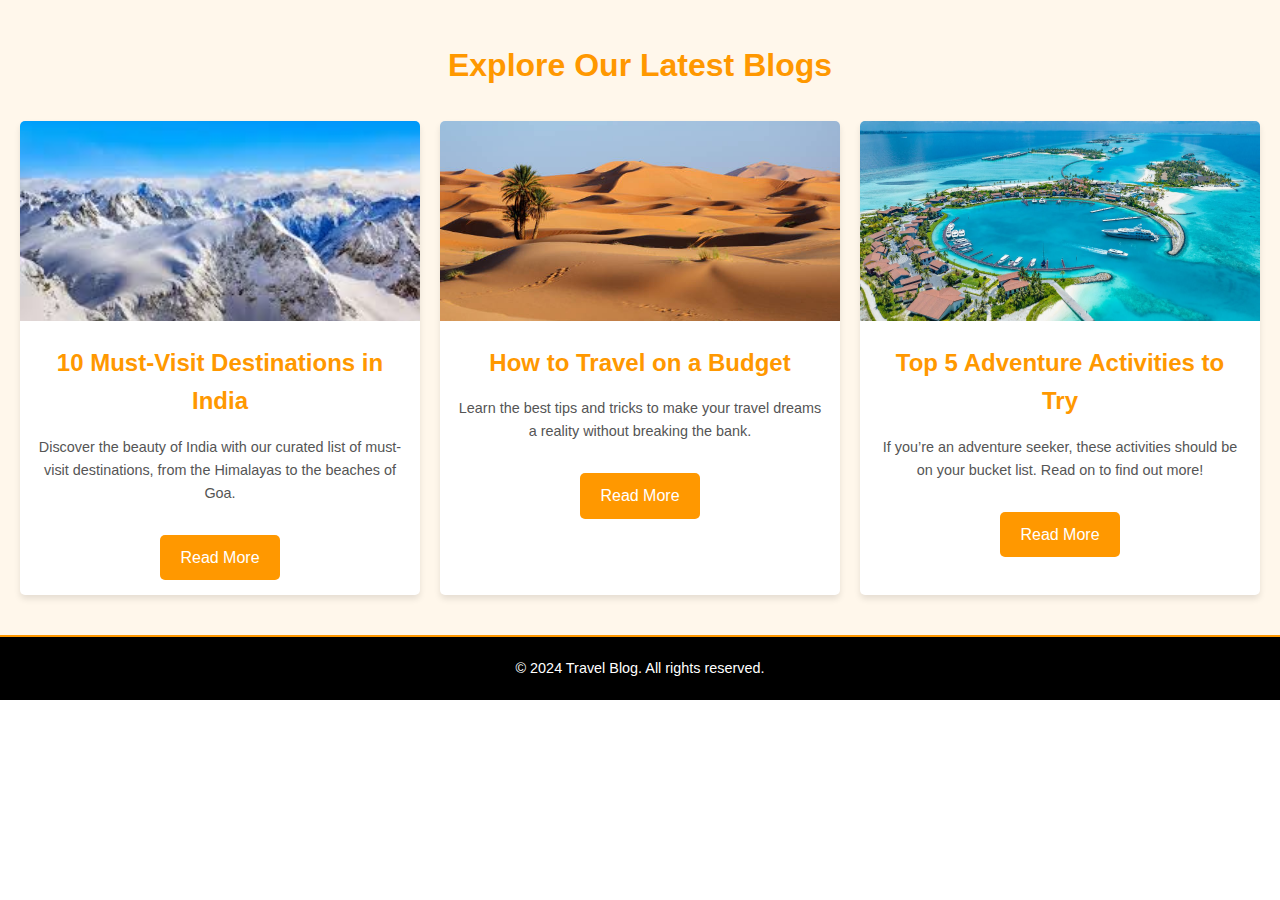
<file: blog.html>
<!DOCTYPE html>
<html lang="en">
<head>
    <meta charset="UTF-8">
    <meta name="viewport" content="width=device-width, initial-scale=1.0">
    <title>Travel Blog</title>
    <link rel="stylesheet" href="blog.css">
</head>
<body>
   

    <!-- Blog Section -->
    <section class="blogs">
        <h2>Explore Our Latest Blogs</h2>
        <div class="blog-cards">
            <article class="blog-card">
                <img src="assets/alps.jpg" alt="Blog 1">
                <h3>10 Must-Visit Destinations in India</h3>
                <p>Discover the beauty of India with our curated list of must-visit destinations, from the Himalayas to the beaches of Goa.</p>
                <a href="#" class="btn">Read More</a>
            </article>
            <article class="blog-card">
                <img src="assets/sahara.jpg" alt="Blog 2">
                <h3>How to Travel on a Budget</h3>
                <p>Learn the best tips and tricks to make your travel dreams a reality without breaking the bank.</p>
                <a href="#" class="btn">Read More</a>
            </article>
            <article class="blog-card">
                <img src="assets/maldives.jpg" alt="Blog 3">
                <h3>Top 5 Adventure Activities to Try</h3>
                <p>If you’re an adventure seeker, these activities should be on your bucket list. Read on to find out more!</p>
                <a href="#" class="btn">Read More</a>
            </article>
        </div>
    </section>

    <!-- Footer -->
    <footer class="footer">
        <p>&copy; 2024 Travel Blog. All rights reserved.</p>
    </footer>
</body>
</html>
</file>
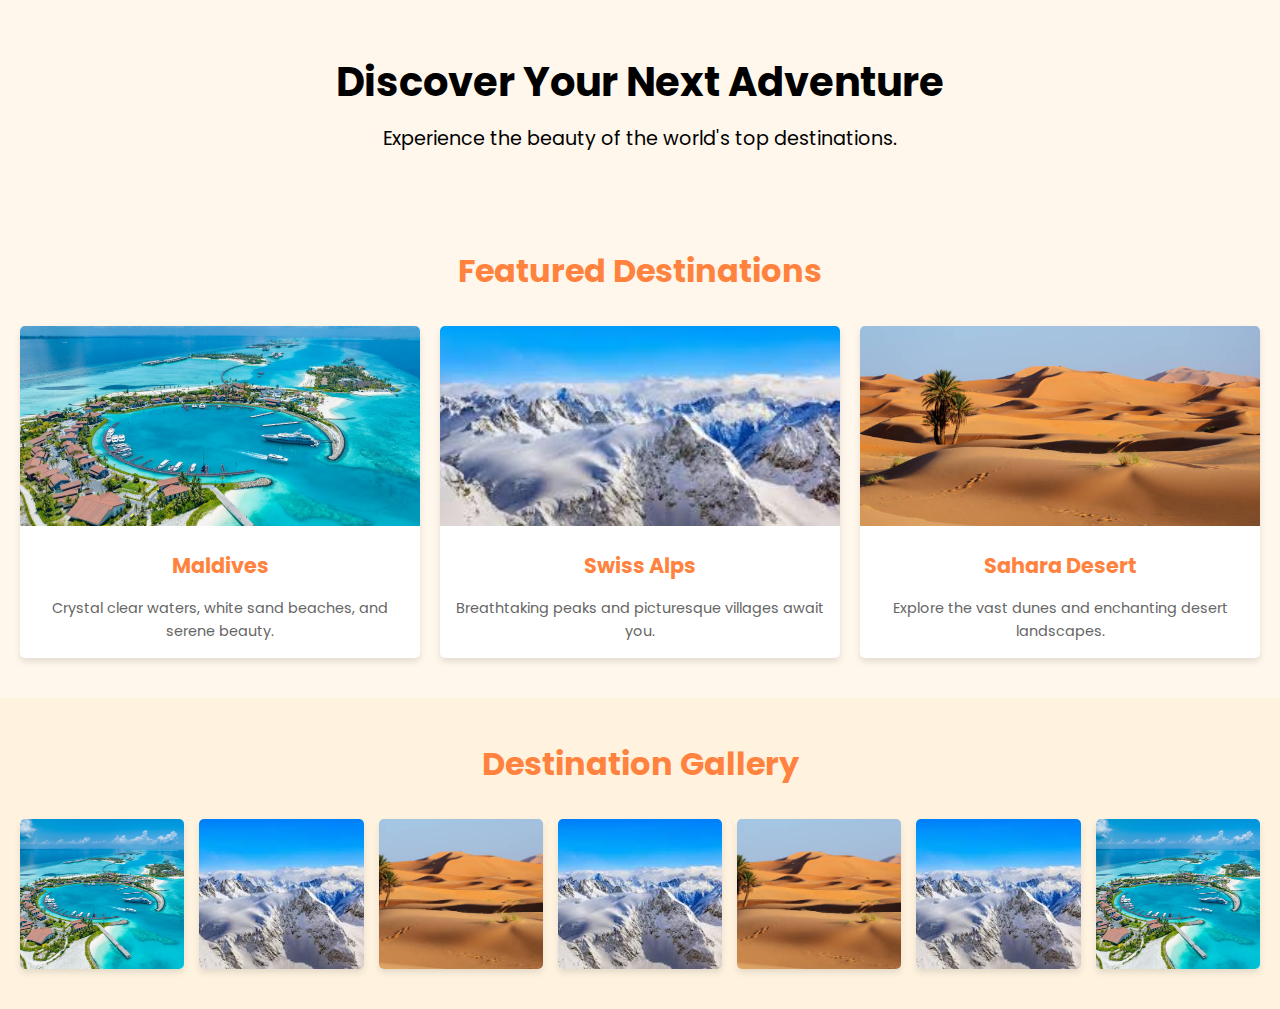
<file: destination.html>
<!DOCTYPE html>
<html lang="en">
<head>
    <meta charset="UTF-8">
    <meta name="viewport" content="width=device-width, initial-scale=1.0">
    <title>Top Destinations</title>
    <link rel="stylesheet" href="destination.css">
</head>
<body>
    <!-- Hero Section -->
    <section class="hero">
        <h2>Discover Your Next Adventure</h2>
        <p>Experience the beauty of the world's top destinations.</p>
    </section>

    <!-- Featured Destinations -->
    <section id="destinations" class="featured">
        <h2>Featured Destinations</h2>
        <div class="cards">
            <article class="card">
                <img src="assets/maldives.jpg" alt="Tropical Beach">
                <h3>Maldives</h3>
                <p>Crystal clear waters, white sand beaches, and serene beauty.</p>
            </article>
            <article class="card">
                <img src="assets/alps.jpg" alt="Mountain View">
                <h3>Swiss Alps</h3>
                <p>Breathtaking peaks and picturesque villages await you.</p>
            </article>
            <article class="card">
                <img src="assets/sahara.jpg" alt="Desert">
                <h3>Sahara Desert</h3>
                <p>Explore the vast dunes and enchanting desert landscapes.</p>
            </article>
        </div>
    </section>

    <!-- Gallery -->
    <section id="gallery" class="gallery">
        <h2>Destination Gallery</h2>
        <div class="gallery-grid">
            <img src="assets/maldives.jpg" alt="Gallery Image 1">
            <img src="assets/alps.jpg" alt="Gallery Image 1">
            <img src="assets/sahara.jpg" alt="Gallery Image 2">
            <img src="assets/alps.jpg" alt="Gallery Image 3">
            <img src="assets/sahara.jpg" alt="Gallery Image 4">
            <img src="assets/alps.jpg" alt="Gallery Image 5">
            <img src="assets/maldives.jpg" alt="Gallery Image 6">
        </div>
    </section>


</body>
</html>
</file>
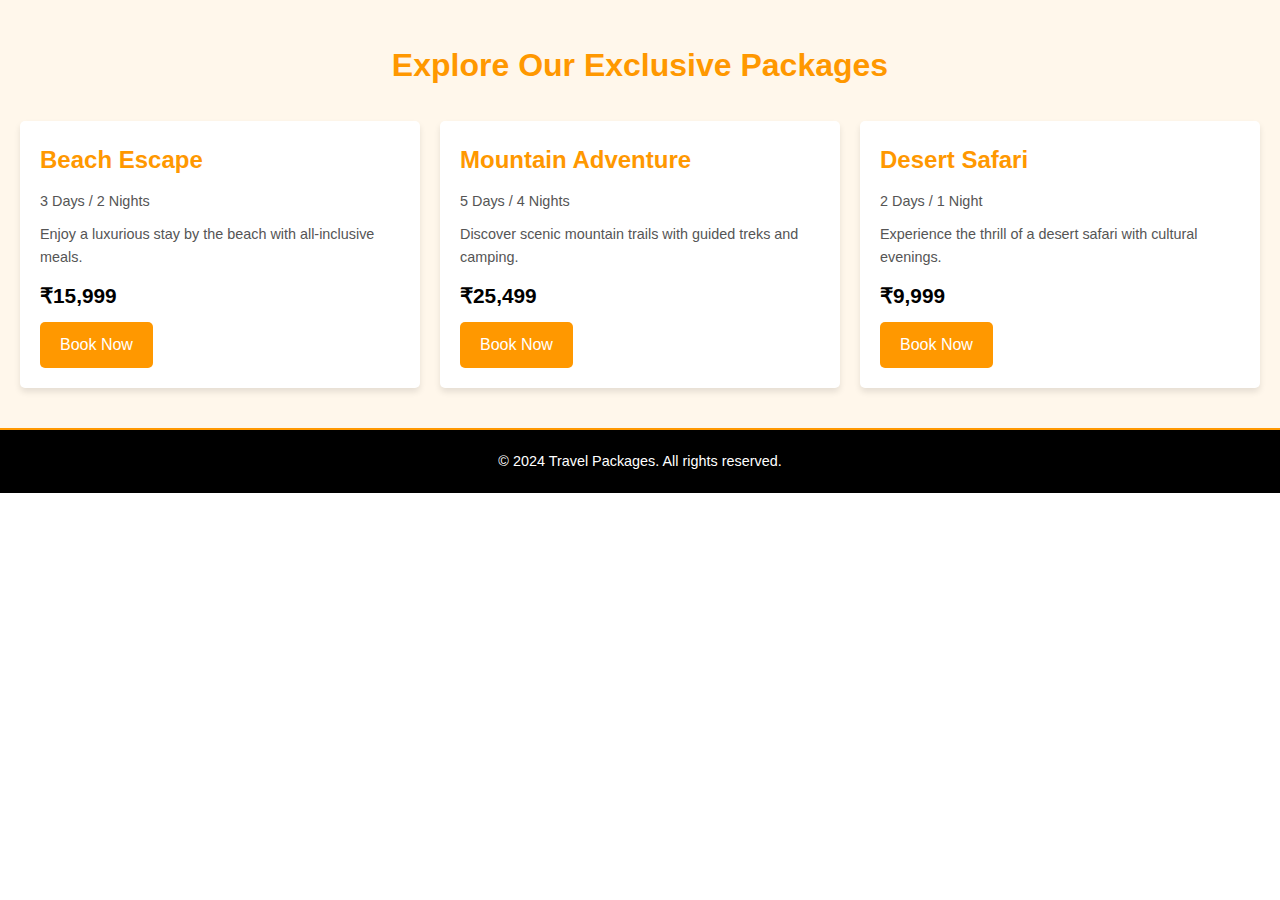
<file: package.html>
<!DOCTYPE html>
<html lang="en">
<head>
    <meta charset="UTF-8">
    <meta name="viewport" content="width=device-width, initial-scale=1.0">
    <title>Travel Packages</title>
    <link rel="stylesheet" href="packages.css">
</head>
<body>


    <!-- Packages Section -->
    <section class="packages">
        <h2>Explore Our Exclusive Packages</h2>
        <div class="package-cards">
            <article class="package-card">
                <h3>Beach Escape</h3>
                <p>3 Days / 2 Nights</p>
                <p>Enjoy a luxurious stay by the beach with all-inclusive meals.</p>
                <p class="price">₹15,999</p>
                <a href="#" class="btn">Book Now</a>
            </article>
            <article class="package-card">
                <h3>Mountain Adventure</h3>
                <p>5 Days / 4 Nights</p>
                <p>Discover scenic mountain trails with guided treks and camping.</p>
                <p class="price">₹25,499</p>
                <a href="#" class="btn">Book Now</a>
            </article>
            <article class="package-card">
                <h3>Desert Safari</h3>
                <p>2 Days / 1 Night</p>
                <p>Experience the thrill of a desert safari with cultural evenings.</p>
                <p class="price">₹9,999</p>
                <a href="#" class="btn">Book Now</a>
            </article>
        </div>
    </section>

    <!-- Footer -->
    <footer class="footer">
        <p>&copy; 2024 Travel Packages. All rights reserved.</p>
    </footer>
</body>
</html>
</file>
<file: blog.css>
/* Reset styles */
* {
    margin: 0;
    padding: 0;
    box-sizing: border-box;
}

body {
    font-family: 'Arial', sans-serif;
    line-height: 1.6;
    background-color: #ffffff; /* White background */
    color: #333;
}


/* Blog Section */
.blogs {
    padding: 40px 20px;
    text-align: center;
    background-color: #fff7eb; /* Light background */
}

.blogs h2 {
    font-size: 2rem;
    margin-bottom: 30px;
    color: #ff9800; /* Orange heading */
}

.blog-cards {
    display: grid;
    grid-template-columns: repeat(auto-fit, minmax(300px, 1fr));
    gap: 20px;
}

.blog-card {
    background-color: #ffffff; /* White card background */
    border-radius: 5px;
    box-shadow: 0 4px 6px rgba(0, 0, 0, 0.1); /* Subtle shadow */
    overflow: hidden;
    transition: transform 0.3s, box-shadow 0.3s;
}

.blog-card:hover {
    transform: scale(1.05); /* Zoom effect */
    box-shadow: 0 6px 10px rgba(0, 0, 0, 0.2); /* Enhanced shadow */
}

.blog-card img {
    width: 100%;
    height: 200px;
    object-fit: cover;
}

.blog-card h3 {
    font-size: 1.5rem;
    margin: 15px;
    color: #ff9800; /* Orange heading */
}

.blog-card p {
    margin: 0 15px 15px;
    font-size: 0.9rem;
    color: #555;
}

.blog-card .btn {
    display: inline-block;
    margin: 15px;
    padding: 10px 20px;
    background-color: #ff9800; /* Orange button */
    color: #fff; /* White text */
    text-decoration: none;
    border-radius: 5px;
    transition: background-color 0.3s;
}

.blog-card .btn:hover {
    background-color: #e67e00; /* Darker orange on hover */
}

/* Footer */
.footer {
    text-align: center;
    padding: 20px;
    background-color: #000; /* Black background */
    color: #fff; /* White text */
    border-top: 2px solid #ff9800; /* Orange border */
}

.footer p {
    margin: 0;
    font-size: 0.9rem;
}
</file>
<file: destination.css>
/* Reset styles */

@import url("https://fonts.googleapis.com/css2?family=Bebas+Neue&family=Poppins:ital,wght@0,100;0,200;0,300;0,400;0,500;0,600;0,700;0,800;0,900;1,100;1,200;1,300;1,400;1,500;1,600;1,700;1,800;1,900&display=swap");

* {
    margin: 0;
    padding: 0;
    box-sizing: border-box;
}

body {
    font-family: "Poppins", sans-serif;
    line-height: 1.6;
    background-color: #fff7eb;
    color: #000000;
}



/* Hero Section */
.hero {
    text-align: center;
    padding: 50px 20px;
    background-color: var(--primary-color);
    
}

.hero h2 {
    font-size: 2.5rem;
    margin-bottom: 10px;
}

.hero p {
    font-size: 1.2rem;
}

/* Featured Destinations */
.featured {
    padding: 40px 20px;
    text-align: center;
}

.featured h2 {
    font-size: 2rem;
    margin-bottom: 30px;
    color: #ff833e;
}

.cards {
    display: grid;
    grid-template-columns: repeat(auto-fit, minmax(300px, 1fr));
    gap: 20px;
}

.card {
    background-color: #fff;
    border-radius: 5px;
    box-shadow: 0 4px 6px rgba(0, 0, 0, 0.1);
    overflow: hidden;
}

.card img {
    width: 100%;
    height: 200px;
    object-fit: cover;
}

.card h3 {
    margin: 15px;
    font-size: 1.3rem;
    color: #ff833e;
}

.card p {
    margin: 15px;
    font-size: 0.9rem;
    color: #666;
}

/* Gallery */
.gallery {
    padding: 40px 20px;
    text-align: center;
    background-color: #fff3e0;
}

.gallery h2 {
    font-size: 2rem;
    margin-bottom: 30px;
    color: #ff833e;
}

.gallery-grid {
    display: grid;
    grid-template-columns: repeat(auto-fit, minmax(150px, 1fr));
    gap: 15px;
}

.gallery-grid img {
    width: 100%;
    height: 150px;
    object-fit: cover;
    border-radius: 5px;
    box-shadow: 0 4px 6px rgba(0, 0, 0, 0.1);
}



/*
</file>
<file: packages.css>
/* Reset styles */
* {
    margin: 0;
    padding: 0;
    box-sizing: border-box;
}

body {
    font-family: 'Arial', sans-serif;
    line-height: 1.6;
    background-color: #ffffff; /* White background */
    color: #333;
}


/* Packages Section */
.packages {
    padding: 40px 20px;
    text-align: center;
    background-color: #fff7eb; /* Light background */
}

.packages h2 {
    font-size: 2rem;
    margin-bottom: 30px;
    color: #ff9800; /* Orange heading */
}

.package-cards {
    display: grid;
    grid-template-columns: repeat(auto-fit, minmax(300px, 1fr));
    gap: 20px;
}

.package-card {
    background-color: #ffffff; /* White card background */
    border-radius: 5px;
    box-shadow: 0 4px 6px rgba(0, 0, 0, 0.1); /* Subtle shadow */
    padding: 20px;
    text-align: left;
    transition: transform 0.3s, box-shadow 0.3s;
}

.package-card:hover {
    transform: scale(1.05); /* Zoom effect */
    box-shadow: 0 6px 10px rgba(0, 0, 0, 0.2); /* Enhanced shadow */
}

.package-card h3 {
    font-size: 1.5rem;
    margin-bottom: 10px;
    color: #ff9800; /* Orange heading */
}

.package-card p {
    margin-bottom: 10px;
    font-size: 0.9rem;
    color: #555;
}

.package-card .price {
    font-size: 1.3rem;
    font-weight: bold;
    color: #000; /* Black price */
}

.package-card .btn {
    display: inline-block;
    padding: 10px 20px;
    background-color: #ff9800; /* Orange button */
    color: #fff; /* White text */
    text-decoration: none;
    border-radius: 5px;
    transition: background-color 0.3s;
}

.package-card .btn:hover {
    background-color: #e67e00; /* Darker orange on hover */
}

/* Footer */
.footer {
    text-align: center;
    padding: 20px;
    background-color: #000; /* Black background */
    color: #fff; /* White text */
    border-top: 2px solid #ff9800; /* Orange border */
}

.footer p {
    margin: 0;
    font-size: 0.9rem;
}
</file>
